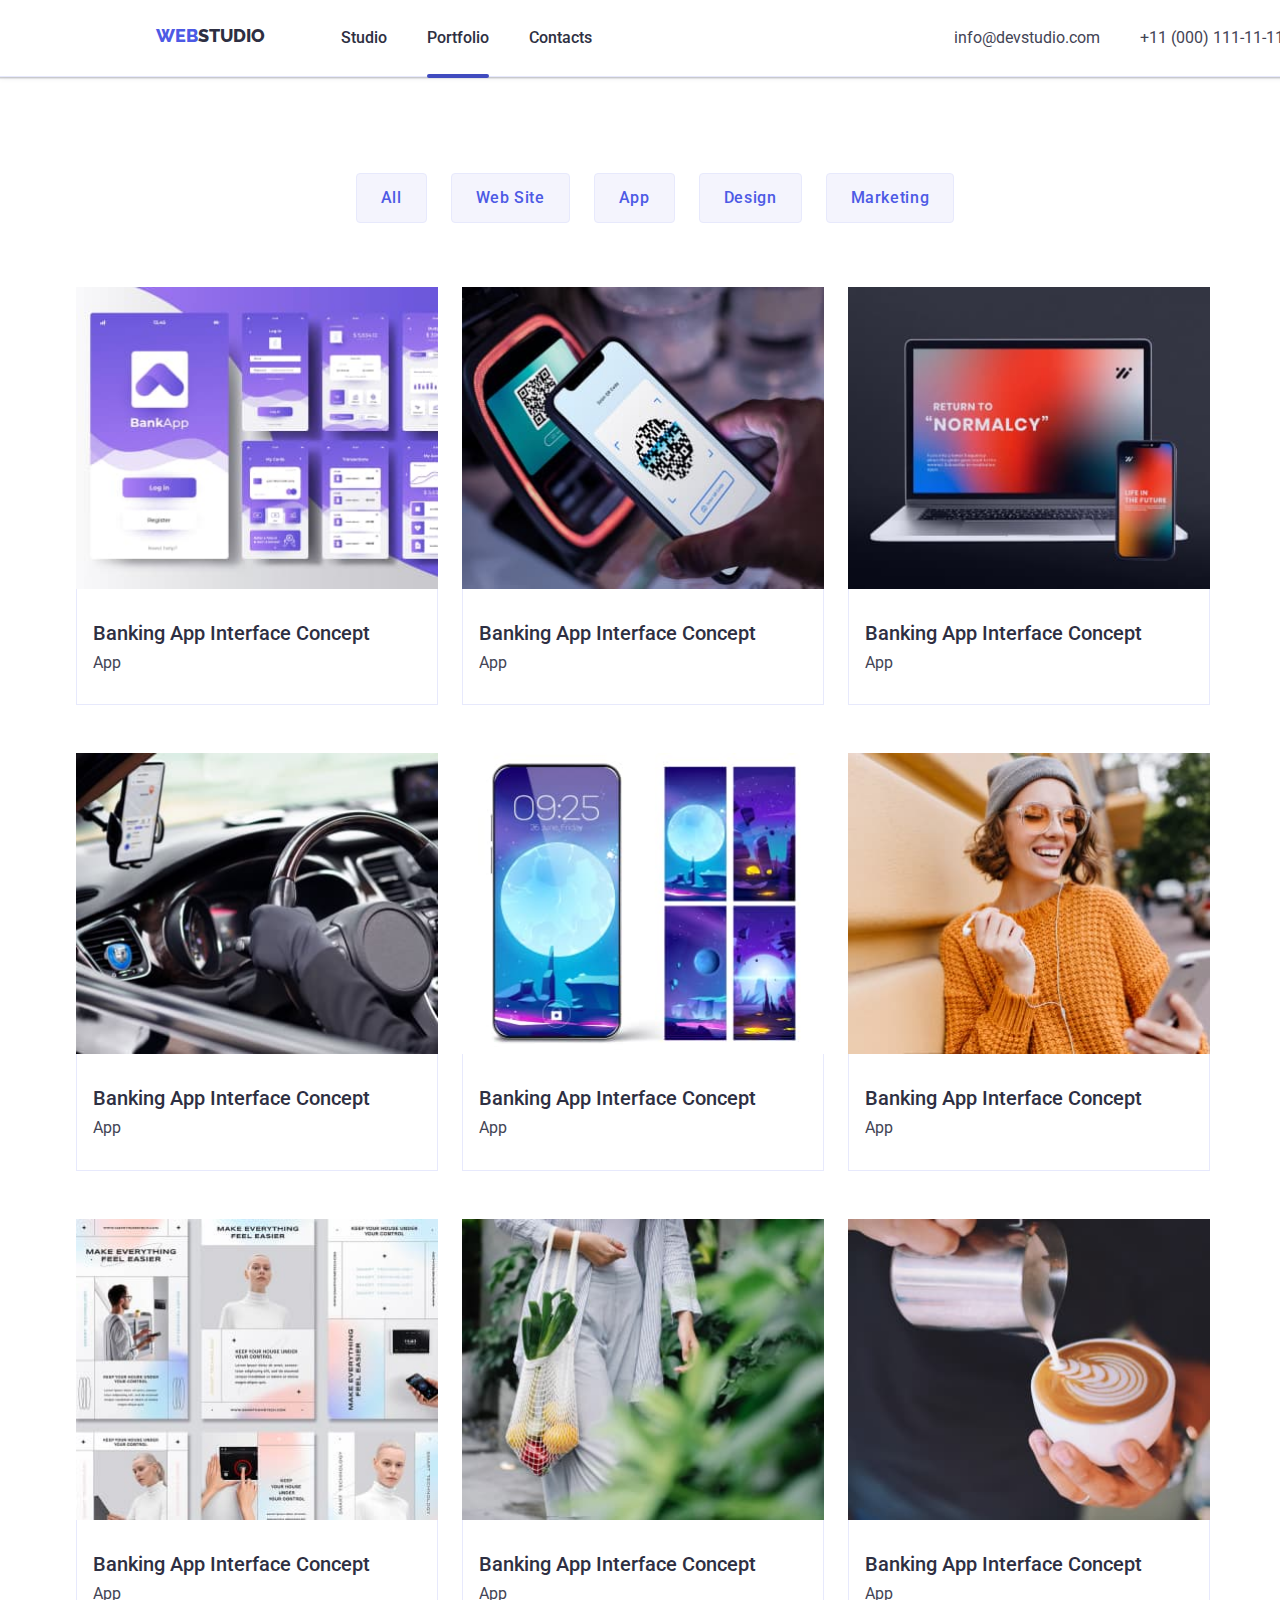
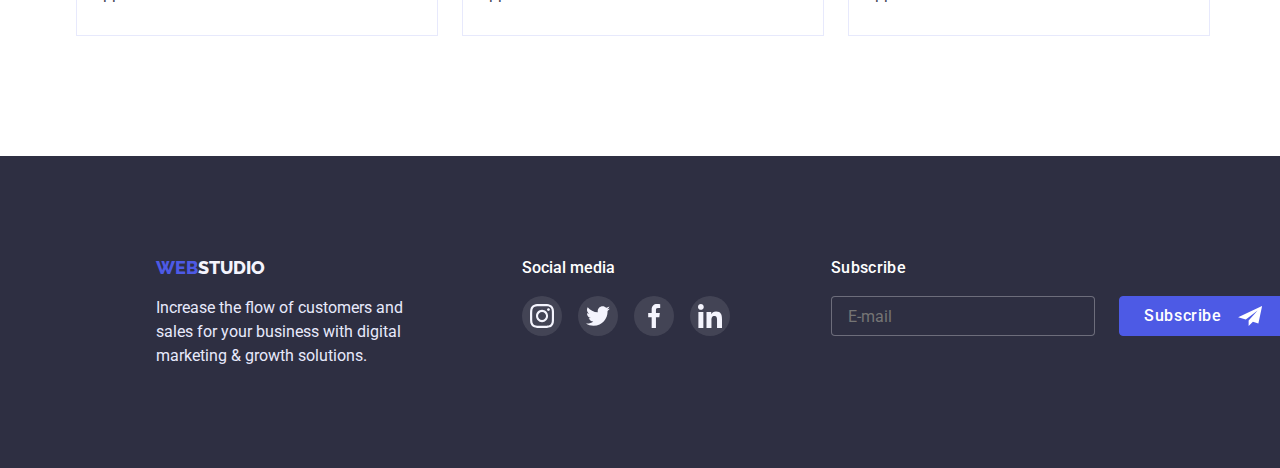
<file: portfolio.html>
<!DOCTYPE html>
<html lang="en">
<head>
    <meta charset="UTF-8">
    <meta http-equiv="X-UA-Compatible" content="IE=edge">
    <meta name="viewport" content="width=device-width, initial-scale=1.0">
    <link rel="preconnect" href="https://fonts.googleapis.com">
    <link rel="preconnect" href="https://fonts.gstatic.com" crossorigin>
    <link href="https://fonts.googleapis.com/css2?family=Raleway:wght@800&family=Roboto:wght@400;500;700;900&display=swap" rel="stylesheet">
    <link rel="stylesheet" href="https://cdnjs.cloudflare.com/ajax/libs/modern-normalize/1.1.0/modern-normalize.min.css"> 
    <link rel="stylesheet" href="./css/style.css">
    <title>Document</title>
</head>
<body>
    <!--Header-->
    <header class="header">
        <div class="container header-container">
    <nav class="nav">
         <a class="logo" href="./index.html"><span class="site-logo">WEB</span>STUDIO</a>
    <ul class="nav-list list">
        <li class="header-item"> <a class="nav-link" href="./index.html" >Studio</a> </li>
        <li class="header-item"> <a class="nav-link current"  href="./portfolio.html">Portfolio</a> </li>
        <li class="header-item"> <a class="nav-link" href="./index.html">Contacts</a> </li>
    </ul>
    </nav>
    <address class="address">
        <ul class="adress-list list"> 
        <li class="adress-item">
        <a class="mail-link" href="mailto:info@devstudio.com">info@devstudio.com</a>
        </li>
        <li class="adress-item">
            <a class="tel-link" href="tel:+110001111111">+11 (000) 111-11-11</a>
        </li>
        </ul>
    </address>
    <button class="menu-open-header" type="button" data-menu-open> <svg class="icon-menu-open" width="32" height="22"><use href="./images/icons.svg#icon-icon-mobile-menu"></use></svg></button>
    </div>
    <div class="mobile-menu is-hidden" data-menu>
        <button class="button-hero-close" type="button" data-menu-close>
            <svg  class="icon-cross" width="8" height="8"><use href="./images/icons.svg#icon-cross"></use></svg></button>
        <div class="container-mobile-header">
            <div>
        <nav class="nav-mobile">
       <ul class="nav-list-mobile list">
           <li class="header-item-mobile"> <a class="nav-link-mobile" href="./index.html" >Studio</a> </li>
           <li class="header-item-mobile"> <a class="nav-link-mobile"  href="./portfolio.html">Portfolio</a> </li>
           <li class="header-item-mobile"> <a class="nav-link-mobile" href="./index.html">Contacts</a> </li>
       </ul>
       </nav>
       </div>
       <div>
       <address class="address-mobile">
        <ul class="adress-list-mobile list"> 
           <li class="adress-item-mobile">
               <a class="tel-link-mobile" href="tel:+110001111111">+11 (000) 111-11-11</a>
           </li>
            <li class="adress-item-mobile">
            <a class="mail-link-mobile" href="mailto:info@devstudio.com">info@devstudio.com</a>
            </li>
           </ul>
       </address>
        <ul class="icon-social-list-mobile">
            <li class="icon-social-item-mobile"> <a class="icon-social-link-mobile" href="https://www.instagram.com/" target="_blank"><svg width="16" height="16"><use href="./images/icons.svg#icon-instagram"></use></svg> </a></li>
            <li class="icon-social-item-mobile"> <a class="icon-social-link-mobile" href="https://twitter.com/" target="_blank"><svg width="16" height="16"><use href="./images/icons.svg#icon-twitter"></use></svg> </a></li>
            <li class="icon-social-item-mobile"> <a class="icon-social-link-mobile" href="https://www.facebook.com/" target="_blank"><svg width="16" height="16"><use href="./images/icons.svg#icon-facebook"></use></svg> </a></li>
            <li class="icon-social-item-mobile"> <a class="icon-social-link-mobile" href="https://www.linkedin.com/" target="_blank"><svg width="16" height="16"><use href="./images/icons.svg#icon-linkedin"></use></svg> </a></li>
        </ul>
    </div>
    </div>
    </div>
    </header>
    <!--Main-->
    <main>
        <!--Section-->
        <section class="portfolio-main">
            <div class="portfolio-container">
            <h1 hidden>Buttons transation</h1>
            <ul class="button-list list">
                <li class="button-item"><button class="button-portfolio" type="button">All</button></li>
                <li class="button-item"><button class="button-portfolio" type="button">Web Site</button></li>
                <li class="button-item"><button class="button-portfolio" type="button">App</button></li>
                <li class="button-item"><button class="button-portfolio" type="button">Design</button></li>
                <li class="button-item"><button class="button-portfolio" type="button">Marketing</button></li>
            </ul>
            <ul class="images-list list">
                <li class="images-item">
                    <a class="overflov-focus" href="">
                    <div class="overflov">
                    <img  src="./images/photo-1p.jpg" alt="Banking app" width="360">
                    <div class="overflov-title">
                    <p class="text-overflov">14 Stylish and User-Friendly App Design Concepts · Task Manager App · Calorie Tracker App · Exotic Fruit Ecommerce App · Cloud Storage App</p>
                    </div>
                    </div> 
                    <div class="image-border">
                    <h2 class="images-title">Banking App Interface Concept</h2>
                    <p class="images-text">App</p> 
                    </div>
                    </a>
                </li>
                <li class="images-item">
                    <a class="overflov-focus" href="">
                    <div class="overflov">
                    <img  src="./images/photo-2p.jpg" alt="Banking app" width="360">
                    <div class="overflov-title">
                    <p class="text-overflov">14 Stylish and User-Friendly App Design Concepts · Task Manager App · Calorie Tracker App · Exotic Fruit Ecommerce App · Cloud Storage App</p>
                    </div>
                    </div> 
                    <div class="image-border">
                    <h2 class="images-title">Banking App Interface Concept</h2>
                    <p class="images-text">App</p> 
                    </div>
                    </a>
                </li>
                <li class="images-item">
                    <a class="overflov-focus" href="">
                    <div class="overflov">
                    <img  src="./images/photo-3p.jpg" alt="Banking app" width="360">
                    <div class="overflov-title">
                    <p class="text-overflov">14 Stylish and User-Friendly App Design Concepts · Task Manager App · Calorie Tracker App · Exotic Fruit Ecommerce App · Cloud Storage App</p>
                    </div>
                    </div> 
                    <div class="image-border">
                    <h2 class="images-title">Banking App Interface Concept</h2>
                    <p class="images-text">App</p> 
                    </div>
                    </a>
                </li>
                <li class="images-item">
                    <a class="overflov-focus" href="">
                    <div class="overflov">
                    <img  src="./images/photo-4p.jpg" alt="Banking app" width="360">
                    <div class="overflov-title">
                    <p class="text-overflov">14 Stylish and User-Friendly App Design Concepts · Task Manager App · Calorie Tracker App · Exotic Fruit Ecommerce App · Cloud Storage App</p>
                    </div>
                    </div> 
                    <div class="image-border">
                    <h2 class="images-title">Banking App Interface Concept</h2>
                    <p class="images-text">App</p> 
                    </div>
                    </a>
                </li>
                <li class="images-item">
                    <a class="overflov-focus" href="">
                    <div class="overflov">
                    <img  src="./images/photo-5p.jpg" alt="Banking app" width="360">
                    <div class="overflov-title">
                    <p class="text-overflov">14 Stylish and User-Friendly App Design Concepts · Task Manager App · Calorie Tracker App · Exotic Fruit Ecommerce App · Cloud Storage App</p>
                    </div>
                    </div> 
                    <div class="image-border">
                    <h2 class="images-title">Banking App Interface Concept</h2>
                    <p class="images-text">App</p> 
                    </div>
                    </a>
                </li>
                <li class="images-item">
                    <a class="overflov-focus" href="">
                    <div class="overflov">
                    <img  src="./images/photo-6p.jpg" alt="Banking app" width="360">
                    <div class="overflov-title">
                    <p class="text-overflov">14 Stylish and User-Friendly App Design Concepts · Task Manager App · Calorie Tracker App · Exotic Fruit Ecommerce App · Cloud Storage App</p>
                    </div>
                    </div> 
                    <div class="image-border">
                    <h2 class="images-title">Banking App Interface Concept</h2>
                    <p class="images-text">App</p> 
                    </div>
                    </a>
                </li>
                <li class="images-item">
                    <a class="overflov-focus" href="">
                    <div class="overflov">
                    <img  src="./images/photo-7p.jpg" alt="Banking app" width="360">
                    <div class="overflov-title">
                    <p class="text-overflov">14 Stylish and User-Friendly App Design Concepts · Task Manager App · Calorie Tracker App · Exotic Fruit Ecommerce App · Cloud Storage App</p>
                    </div>
                    </div> 
                    <div class="image-border">
                    <h2 class="images-title">Banking App Interface Concept</h2>
                    <p class="images-text">App</p> 
                    </div>
                    </a>
                </li>
                <li class="images-item">
                    <a class="overflov-focus" href="">
                    <div class="overflov">
                    <img  src="./images/photo-8p.jpg" alt="Banking app" width="360">
                    <div class="overflov-title">
                    <p class="text-overflov">14 Stylish and User-Friendly App Design Concepts · Task Manager App · Calorie Tracker App · Exotic Fruit Ecommerce App · Cloud Storage App</p>
                    </div>
                    </div> 
                    <div class="image-border">
                    <h2 class="images-title">Banking App Interface Concept</h2>
                    <p class="images-text">App</p> 
                    </div>
                    </a>
                </li>
                <li class="images-item">
                    <a class="overflov-focus" href="">
                    <div class="overflov">
                    <img  src="./images/photo-9p.jpg" alt="Banking app" width="360">
                    <div class="overflov-title">
                    <p class="text-overflov">14 Stylish and User-Friendly App Design Concepts · Task Manager App · Calorie Tracker App · Exotic Fruit Ecommerce App · Cloud Storage App</p>
                    </div>
                    </div> 
                    <div class="image-border">
                    <h2 class="images-title">Banking App Interface Concept</h2>
                    <p class="images-text">App</p> 
                    </div>
                    </a>
                </li>
            </ul>
        </div>
        </section>
    </main>
    <!--Footer-->
    <footer class="footer">
        <div class="container container-footer">
        <div class="footer-container">
        <a class="logo-footer" href="./index.html"><span class="site-logo">WEB</span>STUDIO</a>
    <p class="footer-text">
     Increase the flow of customers and sales for your business with digital marketing & growth solutions.
    </p>
    </div>
    <div class="footer-container-social">
        <h3 class="footer-social-title">Social media</h3>
        <ul class="footer-social-list">
            <li class="footer-social-item"> <a class="footer-social-link" href="https://www.instagram.com/" target="_blank"><svg width="24" height="24"><use href="./images/icons.svg#icon-instagram"></use></svg> </a></li>
            <li class="footer-social-item"> <a class="footer-social-link" href="https://twitter.com/" target="_blank"><svg width="24" height="24"><use href="./images/icons.svg#icon-twitter"></use></svg> </a></li>
            <li class="footer-social-item"> <a class="footer-social-link" href="https://www.facebook.com/" target="_blank"><svg width="24" height="24"><use href="./images/icons.svg#icon-facebook"></use></svg> </a></li>
            <li class="footer-social-item"> <a class="footer-social-link" href="https://www.linkedin.com/" target="_blank"><svg width="24" height="24"><use href="./images/icons.svg#icon-linkedin"></use></svg> </a></li>
        </ul>
    </div>
    <form class="subscribe">
    <div class="subscribe-form"> 
    <label class="title-subscribe">Subscribe</label>
    <input class="footer-subscribe" type="email" name="email" placeholder="E-mail">
    </div>
    <button class="button-subscribe-footer" type="submit">Subscribe <span class="block-icon-subscribe"><svg class="icon-subscribe" width="24" height="20"><use href="./images/icons.svg#icon-icon-send"></use></svg></span></button>
    </form>
    </div>
    </footer>
    <script src="./js/menu.js"></script>
</body>
</html>
</file>
<file: css/style.css>
*,
*::before,
*::after {
    box-sizing: border-box;
}
:root {
  --primary-font: 'Raleway', sans-serif;
  --text-hover-focus-color: #404BBF;
  --primary-text-color: #2E2F42;
  --secondari-text-color: #434455;
}

.list {
    list-style: none;
    margin: 0;
    padding: 0;
}

h1, h2, h3, h4, h5, h6, p {
    margin: 0;
}

ul {
    margin: 0;
}

/*-------COMPONENTS-------*/

.container {
    padding: 0 15px;
    margin-left: auto; 
    margin-right: auto;
    width: 1158px;
}

@media screen and (min-width: 320px) {
    .container {
        width: 320px;
    }
}

@media  screen and (min-width: 428px) {
    .container {
        width: 428px;
    }
}

    @media screen and (min-width: 768px) {
        .container {
            width: 768px;
        }
    } 

         @media screen and (min-width: 1200px) {
            .container {
                width: 1158px;
            }

        }

.button-container, .header-container,  .photos-list, .icon-item, .team-list-icons, .team-icon  {
    display: flex;
}

.hero-text, .button-hero {
    display: block;
}

.section, .photos {
    padding-top: 120px;
}

.header, .image-border {
    border: 1px solid #E7E9FC;
    border-top-style: none;
}


img {
    display: block;
    width: 100%;
    max-width: 100%;
    height: auto;
}

body {
    background-color: #FFFFFF;
    font-family: 'Roboto', sans-serif;
    color:var(--secondari-text-color)
}

/*--------HEADER---------*/

.header {
    margin: 0 auto;
    min-width: 320px;
    border-top-style: none;
    border-left-style: none;
    border-right-style: none;
    box-shadow: 0px 2px 1px rgba(46, 47, 66, 0.08), 0px 1px 1px rgba(46, 47, 66, 0.16), 0px 1px 6px rgba(46, 47, 66, 0.08);
}


.logo {
    font-family: var(--primary-font);
    color: var(--primary-text-color);
    font-weight: 800;
    font-size: 18px;
    line-height: 1.33;
    text-decoration:none;
}
.site-logo {
    color: #4D5AE5;
}

.tel-link-mobile:hover,
.tel-link-mobile:focus,
.mail-link-mobile:hover,
.mail-link-mobile:focus,
.nav-link-mobile:hover,
.nav-link-mobile:focus,
.nav-link:hover,
.nav-link:focus,
.mail-link:hover,
.mail-link:focus,
.tel-link:hover,
.tel-link:focus {
 color: var(--text-hover-focus-color);
}

.header-container {
    align-items: center;
}

.tel-link-mobile {
    font-style: normal;
    font-weight: 600;
    font-size: 29px;
    line-height: 1.11;
    color: #2E2F42;
    text-decoration: none;
    margin-bottom: 40px;
}

.icon-social-list-mobile .icon-social-item-mobile:not(:last-child) {
    margin-right: 30px;
}

@media screen and (min-width: 428px) {
    .header {
        min-width: 428px;
    }
  
    .tel-link-mobile {
        font-size: 36px;
    }

    .icon-social-list-mobile .icon-social-item-mobile:not(:last-child) {
        margin-right: 56px;
    }
}


@media screen and (max-width: 767px) {

    .mobile-menu {
        position: fixed;
        top: 0%;
        width: 100%;
        height: 100%;
        background-color: #FFFFFF;

        transition-duration: 250ms;
        transition-timing-function: cubic-bezier(0.4, 0, 0.2, 1);
    }
    
    .container-mobile-header {
        padding-top: 80px;
        padding-bottom: 40px;
        padding-left: 40px;
    }
    
    .mobile-menu > .container-mobile-header {
        height: 100%;
        display: flex;
        flex-direction: column;
        justify-content: space-between;
    
    }

    
    .header-item-mobile:not(:last-child) {
     margin-bottom: 40px;
    }
    
    .address-mobile {
        margin-bottom: 48px;
    }

    .nav-link-mobile {
        font-weight: 700;
        font-size: 36px;
        line-height: 1.11;
        letter-spacing: 0.02em;
        color: #2E2F42;
        text-decoration: none;
    
        transition-property: color;
        transition-duration: 250ms;
        transition-timing-function: cubic-bezier(0.4, 0, 0.2, 1);

    } 
    
    
    .mail-link-mobile {
        font-style: normal;
        font-weight: 500;
        font-size: 20px;
        line-height: 1.11;
        color: #2E2F42;
        text-decoration: none;
    }
    
    .social-icon-header {
        margin-top: 48px;
        margin-left: 40px;
    }
    
    .icon-social-link-mobile {
        padding: 12px;
        width: 40px;
        height: 40px;
        border-radius: 50%;
    }
    
    .icon-social-list-mobile {
        display: flex;
        padding: 0;
    }
    
    .icons-social {
        height: 16px;
        width: 16px;
    }
    
    .icon-social-item-mobile {
        display: flex;
        width: 40px;
        height: 40px;
        border-radius: 50%;
        background-color: #4D5AE5;
    
        transition-property: background-color;
        transition-duration: 250ms;
        transition-timing-function: cubic-bezier(0.4, 0, 0.2, 1);
    }
    
    
}


@media screen and (max-width: 767px) {

    .header-container {
        height: 70px;
    }

    .menu-open-header {
        margin-left: auto;
        display: flex;
        align-items: center;
        background-color: #FFFFFF;
        padding: 0;
        width: 32px;
        height: 24px;
        border: 2px solid #FFFFFF;
        stroke: #2E2F42;
        }

        .address, .nav-list {
            display: none;
        }

        .mail-link {
            margin-bottom: 4px;
        }
        .mail-link, .tel-link {
            flex-direction: column;
       }
}

@media screen and (min-width: 768px) {

    .header {
        min-width: 768px;
       }

       .mobile-menu {
        display: none;
    }

.menu-open-header {
    display: none;
}
 
.nav {
    display: flex;
    align-items: center;
}

.nav-list {
    display: flex;
    margin-left: 76px;
}

.nav-list .header-item:not(:last-child) {
    margin-right: 40px;
}

.nav-link {
font-weight: 500;
font-size: 16px;
line-height: 1.5;
color: #2E2F42;
text-decoration: none;

transition-property: color;
transition-duration: 250ms;
transition-timing-function: cubic-bezier(0.4, 0, 0.2, 1);

}

.logo, .nav-link, .mail-link {
    padding-top: 24px;
    padding-bottom: 22px;
}

.address {
    display: flex;
    margin-left: auto;
}

.adress-list {
    display: flex;
}

.current {
    position: relative;
}

 .current::after {
    content: "";
    display: block;
    position: absolute;
    border-radius: 2px;
    background-color: #404BBF;
    width: 100%;
    height: 4px;
    margin-top: 20px;
    
 }

.adress-list .adress-item:first-child {
 margin-right: 40px;
}

.mail-link,
.tel-link {
font-style: normal;
font-weight: 400;
font-size: 12px;
line-height: 1.5;
text-decoration: none;
color: var(--secondari-text-color); 

transition-property: color;
transition-duration: 250ms;
transition-timing-function: cubic-bezier(0.4, 0, 0.2, 1);
}
}

@media screen and (max-width: 1199px) {
    
    .adress-list {
        flex-direction: column;
        justify-content: center;
    }
}

@media screen and (min-width: 1200px) {
    
    .header {
        min-width: 1440px;
       }

    .adress-list {
        display: flex;
    }

    .logo, .nav-link, .mail-link, .tel-link {
        padding-top: 24px;
        padding-bottom: 28px;
    }

    .current::after {
        margin-top: 24px;
     }

     .mail-link, .tel-link {
        font-size: 16px;
     }
}


/*-----Hero-----*/


.hero-text {
   font-weight: 700;
   font-size: 56px;
   line-height:1.11;
   color: #FFFFFF;
   max-width: 494px;
   margin-left: auto;
   margin-right: auto;
   }


   .hero {
    min-width: 320px;
    background-image: linear-gradient( rgba(46, 47, 66, 0.7), rgba(46, 47, 66, 0.7)), url(../images/bg-image-mobile.jpg);
    background-size: cover;
    background-repeat: no-repeat;
    margin: 0 auto;
    padding-top: 112px;
    padding-bottom: 112px; 
   }

   .capitallize-hero {
            
    text-transform: capitalize;
    font-size: 36px;
    line-height:1.11;
    color: #FFFFFF;
    margin-left: auto;
    margin-right: auto;
 }

 .container-hero {
    width: 265px;
 }

   @media (min-device-pixel-ratio: 2),
  (min-resolution: 192dpi),
  (min-resolution: 2dppx) {
  .hero {
    background-image: linear-gradient( rgba(46, 47, 66, 0.7), rgba(46, 47, 66, 0.7)), url(../images/bg-mobile.jpg);
  }
}

        .hero-text {    
            margin-bottom: 50px;
            font-weight: 700;
            font-size: 36px;
            line-height:1.11;
            color: #FFFFFF;
            margin: 0 auto;
            margin-bottom: 72px;
            max-width: 320px;
            }

         .hero-text {
            font-size: 36px;
            line-height:1.11;
            color: #FFFFFF;
            }
        

            @media screen and (min-width: 428px) {
                .container-hero {
                    width: 428px;
                 }
            }


            @media screen and (min-width: 768px) {
                .hero {
                    width: 768px;
                    background-image: linear-gradient( rgba(46, 47, 66, 0.7), rgba(46, 47, 66, 0.7)), url(../images/bg-image-tablet.jpg);
                    background-size: cover;
                    background-repeat: no-repeat;
                    padding-bottom: 108px;
                     }

                     @media (min-device-pixel-ratio: 2), 
                     (min-resolution: 192dpi),
                     (min-resolution: 2dppx) {
                     .hero {
                        background-image: linear-gradient( rgba(46, 47, 66, 0.7), rgba(46, 47, 66, 0.7)), url(../images/bg-tablet.jpg);
                     }
                    }

                    .container-hero {
                        width: 768px;
                     }

                    .hero-text {  
                        margin-bottom: 40px;
                        font-size: 56px;
                        max-width: 496px;
                    }

                    .capitallize-hero {
                        font-size: 56px;
                        text-transform: lowercase;
                     }

            }

          @media screen and (min-width: 1200px) {
               .hero {
                width: 1440px;
                background-image: linear-gradient( rgba(46, 47, 66, 0.7), rgba(46, 47, 66, 0.7)), url(../images/bg-image-desktop.jpg);
                background-size: cover;
                background-repeat: no-repeat;
                padding-top: 190px;
                padding-bottom: 190px;
               }

               .container-hero {
                width: 1158px;
             }

               @media (min-device-pixel-ratio: 2), 
                     (min-resolution: 192dpi),
                     (min-resolution: 2dppx) {
                     .hero {
                        background-image: linear-gradient( rgba(46, 47, 66, 0.7), rgba(46, 47, 66, 0.7)), url(../images/bg-desktop.jpg);
                     }
                    }

                    .hero-text {  
                        margin-bottom: 48px;
                    }
          }


.button-hero {

background-color: #4D5AE5;
font-weight: 500;
font-size: 16px;
line-height: 1.5;
cursor: pointer;
color: #FFFFFF;
letter-spacing: 0.04em;

border-radius: 4px;
margin: 0 auto;
padding: 16px 32px;
border: 1px solid #4D5AE5;

transition-property: background-color, border;
transition-duration: 250ms;
transition-timing-function: cubic-bezier(0.4, 0, 0.2, 1);
}

.button-hero:hover,
.button-hero:focus {
    border: 1px solid var(--text-hover-focus-color);
    background-color: var(--text-hover-focus-color);
}

/*-----Main-----*/

    .section {
        margin: 0 auto;
        width: 320px;
        padding-top: 96px;
     }

     .main-container-item {
        margin: 0 auto;
    }

    .main-title {
    font-weight: 700;
    font-size: 36px;
    line-height: 1.11;
    }

    .main-text {
    font-weight: 500;
    letter-spacing: 0.02em;
    font-size: 16px;
    line-height: 1.5;
    color: var(--secondari-text-color);
    }

    .main-list {
        margin-top: -72px;
    }

     .main-item {
            margin-top: 72px;
        }

        @media screen and (min-width: 427px) {
            .section {
                width: 428px;
             }

             .main-list {
                width: 396px;
             }
        }

    @media  screen and (min-width: 768px) {
        .section {
            width: 768px;
        }

        .main-list {
            width: 736px;
            display: flex;
            flex-wrap: wrap;
            margin-left: -24px;
        }
        .main-item {
            flex-basis: calc((100% / 2) - 24px);
            margin-left: 24px;
        }
    }

    @media screen and (max-width: 1199px) {
        .section {
            padding-bottom: 96px;
        }
     }

    @media screen and (min-width: 1200px) {
        .section {
            width: 1440px;
            padding-top: 120px;
            margin: 0 auto;
        }

        .main-list {
            width: 1158px;
        }

        .main-item {
            flex-basis: calc((100% / 4) - 24px);
        }
        .main-title {
            margin-bottom: 10px;
            font-weight: 500;
            font-size: 20px;
            line-height: 1.2;
            color: var(--primary-text-color)
            }
        .main-text {
            font-weight: 400;
            font-size: 16px;
            line-height: 1.5;
            color: var(--secondari-text-color);
            }
        }      

    @media screen and (max-width: 767px) {
        .title-main-div {
            display: flex;
            justify-content: center;
            margin-bottom: 8px;
        } 
    }
@media screen and (max-width: 1200px) {
    .icon-main {
        position: absolute;
        opacity: 0;
    }
}
            
        .icon-main {
            display: flex;
            justify-content: center;
            align-items: center;
            width: 264px;
            height: 112px;
            border: 1px solid #F4F4FD;
            background-color: #F4F4FD;
            border-radius: 4px;
            margin-bottom: 8px;
            }

        
            .icon-main-item {
                height: 64px;
                width: 64px;
            }




/*------------Main-photos-list---------------*/

@media screen and (max-width: 1200px) {
    .photos {
        opacity: 0;
        position: absolute;
    }
}

.photos-container {
 padding-bottom: 120px;
}

.photos {
    padding-bottom: 120px;
}
.photos-list .photos-item:not(:last-child) {
 margin-right: 24px;
}

.photos-title {
  margin-bottom: 72px;

  font-weight: 700;
  font-size: 36px;
  line-height: 1.11;
  text-align: center;
  color: var(--primary-text-color)
}

/*-----Main-team-----*/

.icon-social-list {
    display: flex;
    padding: 0;
}

.icon-social-link {
    padding: 12px;
    width: 40px;
    height: 40px;
    border-radius: 50%;
}

.icon-social-item {
    display: flex;
    width: 40px;
    height: 40px;
    border-radius: 50%;
    background-color: #4D5AE5;

    transition-property: background-color;
    transition-duration: 250ms;
    transition-timing-function: cubic-bezier(0.4, 0, 0.2, 1);
}
.icon-social-team-mobile:hover,
.icon-social-team-mobile:focus,
.icon-social-item:hover,
.icon-social-link:focus {
    background-color: #404BBF;
}

.icon-social-list .icon-social-item:not(:last-child) {
    margin-right: 24px;
   }

.icons-social {
    height: 16px;
    width: 16px;
}

.main-team {
    min-width: 320px;
    margin: 0 auto;
    background-color: #F4F4FD;
    padding-top: 96px;
    padding-bottom: 128px;
}

.team-container-item {
    width: 264px;
    margin: 0 auto;
}

    .team-item {
        background-color: #FFFFFF;
        box-shadow: 0px 1px 6px rgba(46, 47, 66, 0.08), 0px 1px 1px rgba(46, 47, 66, 0.16), 0px 2px 1px rgba(46, 47, 66, 0.08);
        border-radius: 0px 0px 4px 4px;
        width: 100%;
    }

@media screen and (min-width: 767px) {
    
    .main-team {
        min-width: 768px;
    }
    .team-container-item {
        width: 553px;
    }
    .main-team {
        padding-bottom: 104px;
    }
    .team-list {
        display: flex;
        flex-wrap: wrap;
        margin-left: -24px;
        margin-top: -64px;
    }
    .team-item {
        flex-basis: calc(( 100% / 2 ) - 24px);
        margin-top: 64px;
        margin-left: 24px;
    }
}


@media screen and (min-width: 1200px) {
    .main-team {
        min-width: 1440px;
        padding-top: 120px;
        padding-bottom: 120px;
    }
    .team-container-item {
        width: 1128px;
    }
    .team-item {
        flex-basis: calc((100% / 4 ) - 24px);
      } 
}

@media screen and (max-width: 767px) {
    .team-item:not(:last-child) {
       margin-bottom: 72px;
    }
}


.team {
    margin-bottom: 72px;
    font-weight: 700;
    font-size: 36px;
    line-height: 1.11;
    text-align: center;
    color: var(--primary-text-color)
    }

.team-title {
margin-bottom: 10px;
font-weight: 500;
font-size: 20px;
line-height: 1.2;
color: var(--primary-text-color)
}
.team-text {
font-weight: 400;
font-size: 16px;
line-height: 1.5;
padding-bottom: 8px;
color: var(--secondari-text-color);
}

.team-content {
    display: flex;
    flex-direction: column;
    align-items: center;
    padding: 32px 16px;
}

/*--------Customers--------*/

.customers {
    width: 320px;
    margin: 0 auto;
    padding-top: 96px;
    padding-bottom: 96px;
}

.customers-title {
    font-weight: 700;
    font-size: 36px;
    line-height: 1.11;
    color: var(--primary-text-color);
    display: flex;
    justify-content: center;
    margin-bottom: 72px;
}

.customers-container-item {
    width: 290px;
    margin: 0 auto;
}

.customers-list {
    display: flex;
    flex-wrap: wrap; 
    margin-top: -72px;
    margin-left: -16px;
}

.customer-item {
    width: 130px;
    display: flex;
    align-items: center;
    justify-content: center;
    padding: 16px 32px;
    height: 88px;
    fill: #8e8f99;
    border: 1px solid #8E8F99;
    border-radius: 4px;
    cursor: pointer;
    transition-property: fill, border;
    transition-duration: 250ms;
    transition-timing-function: cubic-bezier(0.4, 0, 0.2, 1);
    flex-basis: calc((100% / 2 ) - 16px);
    margin-top: 72px;
    margin-left: 16px;
}

@media screen and (min-width: 428px) {
    
    .customers {
        width: 428px;
    }

    .customers-container-item {
        width: 396px;
    }
    
    .customer-item {
        width: 168px;
    }
}

@media screen and (min-width: 768px) {
    .customers {
        width: 768px;
    }
    .customers-container-item {
        width: 553px;
    }
    .customers-list {
        margin-left: -24px;
    }
    .customer-item {
        width: 168px;
        flex-basis: calc((100% / 3 ) - 24px);
        margin-left: 24px;
    }
}

@media screen and (min-width: 1200px) {
    .customers {
        width: 1440px;
        padding-top: 120px;
        padding-bottom: 120px;
    }
    .customers-container-item {
        width: 1128px;
    }
    .customer-item {
        flex-basis: calc((100% / 6 ) - 24px);
    }
}

.customer-item:hover {
    fill: #404BBF;
    border: 1px solid #404BBF;
}

/*-----Footer-----*/


.footer {
    margin: 0 auto;
    min-width: 320px;
    padding-top: 96px;
    padding-bottom: 96px;
    background-color: var(--primary-text-color)
}

.logo-footer {
display: flex;
font-weight: 800;
font-size: 18px;
line-height: 1.33;
color: #F4F4FD;
text-decoration: none;
font-family: var(--primary-font);
}

.footer-text {
margin-left: auto;
margin-right: auto;
margin-top: 16px;
font-weight: 400;
font-size: 16px;
line-height: 1.5;
color: #E7E9FC;
max-width: 268px;
}

/*---------------FOOTER SOCIAL----------------*/

.footer-social-list {
    display: flex;
    padding: 0;
}

.footer-social-item {
    display: flex;
    width: 40px;
    height: 40px;
    border-radius: 50%;
   background-color: rgba(255, 255, 255, 0.1);

   transition-property: background-color;
   transition-duration: 250ms;
   transition-timing-function: cubic-bezier(0.4, 0, 0.2, 1);
}

.footer-social-link {
    width: 40px;
    height: 40px;
    border-radius: 50%;
    padding: 8px;
}

.footer-social-item:hover,
.footer-social-link:focus {
    background-color: #31D0AA;
}



.footer-social-item:not(:last-child) {
    margin-right: 16px;
}

.footer-social-title {
display: flex;
font-weight: 500;
font-size: 16px;
line-height: 1.5;
color: #FFFFFF;
margin-bottom: 16px;
}

/*----------FOOTER-SUBSCRIBE----------*/


.title-subscribe {
    display: block;
    font-weight: 500;
    font-size: 16px;
    line-height: 1.5;
    letter-spacing: 0.02em;
    color: #FFFFFF;
    display: flex;
}

.footer-subscribe {
    background-color: var(--primary-text-color);
    border: 1px solid rgba(255, 255, 255, 0.3);
    border-radius: 4px;
    color: rgba(255, 255, 255, 0.3);
    height: 40px;
    margin-top: 16px;
    padding: 8px 16px;
    transition-property: color, border-color;
    transition-duration: 250ms;
    transition-timing-function: cubic-bezier(0.4, 0, 0.2, 1);
}

.footer-subscribe:focus {
    color: #FFFFFF;
    border-color: #FFFFFF;
}

.button-subscribe-footer {
    display: flex; 
    align-items: center;
    width: 165px;
    height: 40px;
    font-weight: 500;
    font-size: 16px;
    line-height: 1.5;
    letter-spacing: 0.04em;
    color: #FFFFFF;
    border: 1px solid #4D5AE5;
    background-color: #4D5AE5;
    border-radius: 4px;
    margin-top: 40px;
    padding: 8px 24px;
    cursor: pointer;
    transition-property: background-color;
    transition-duration: 250ms;
    transition-timing-function: cubic-bezier(0.4, 0, 0.2, 1);
}

.button-subscribe-footer:hover,
.button-subscribe-footer:focus {
    background: #404BBF;
}

.block-icon-subscribe {

    display: flex;
    margin-left: 16px;
    fill: #FFFFFF;
}

@media screen and (min-width: 428px) {
    .footer {
        min-width: 428px;
    }
}

@media screen and (max-width: 767px) {
    .title-subscribe, .title-subscribe, .footer-social-list, .footer-social-title, .logo-footer { 
        justify-content: center;
    }
}

@media screen and (max-width: 768px) {
    .footer-subscribe {
        width: 100%;
    }
    .footer-container {
        margin-bottom: 72px;
    }
    .footer-container-social {
        margin-bottom: 72px;
    }
    .button-subscribe-footer {
        margin-left: auto;
        margin-right: auto;
    }
}

@media screen and (min-width: 768px) {
    .footer {
        min-width: 768px;
        display: flex;
    }
    .container-footer {
        display: flex;
        flex-wrap: wrap;
        gap: 24px;
        width: 580px;
    }
    .footer-text {
        max-width: 264px;
    }
    .subscribe {
        display: flex;
        justify-content: center;
    }
    .footer-subscribe {
    width: 264px;
    }
    .button-subscribe-footer {
        margin-left: 24px;
    }
}

@media screen and (min-width: 1200px) {
    .footer {
        margin: 0 auto;
        padding-top: 100px;
        padding-bottom: 100px;
        min-width: 1440px;
    }
    .container-footer {
        justify-content: space-between;
        width: 1158px;
    }
}



/*-------------------PORTFOLIO-------------------*/

.portfolio-main {
    padding-top: 48px;
    padding-bottom: 48px;
}

.portfolio-container {
    padding: 0 15px;
    width: 428px;
}

 .button-list {
    display: flex;
    flex-wrap: wrap;
    margin-bottom: 48px;
 }

.button-item:nth-child(-n + 3) {
    margin-bottom: 16px;
}

.button-list .button-item:not(:last-child) {
    margin-right: 24px;
}

.button-portfolio {
    font-weight: 500;
    font-size: 16px;
    line-height: 1.5;
    font-family: inherit;
    background-color:  #F4F4FD;
    color: #4D5AE5;
    cursor: pointer;
    letter-spacing: 0.04em;
    padding: 12px 24px;
    border: 1px solid #E7E9FC;
    border-radius: 4px;

    transition-property: background-color, color, box-shadow, border;
    transition-duration: 250ms;
    transition-timing-function: cubic-bezier(0.4, 0, 0.2, 1);

}
.button-portfolio:hover,
.button-portfolio:focus {
    color: #FFFFFF;
    background-color: var(--text-hover-focus-color);
    box-shadow: 0px 3px 1px rgba(0, 0, 0, 0.1), 0px 2px 1px rgba(0, 0, 0, 0.08), 0px 2px 2px rgba(0, 0, 0, 0.12);
    border: 1px solid var(--text-hover-focus-color)
}

/*-------Images portfolio--------*/

.text-overflov {
    font-weight: 400;
    font-size: 16px;
    line-height: 1.5;
    color: #F4F4FD;
    width: 294px;
    margin-left: 32px;
    margin-top: 40px;
}

.images-item {
    cursor: pointer;

   transition-property: box-shadow;
   transition-duration: 250ms;
   transition-timing-function: cubic-bezier(0.4, 0, 0.2, 1);
}

.images-item:hover,
.images-item:focus {
    box-shadow: 0px 1px 6px rgba(46, 47, 66, 0.08), 0px 1px 1px rgba(46, 47, 66, 0.16), 0px 2px 1px rgba(46, 47, 66, 0.08);
}

.image-border {
    padding: 32px 16px;
}

.images-title {
margin-bottom: 8px;
font-weight: 500;
font-size: 20px;
line-height: 1.2;
color: var(--primary-text-color);
}

.images-text {
font-weight: 400;
font-size: 16px;
line-height: 1.2;
color: var(--secondari-text-color);
} 

.overflov-focus {
    text-decoration: none;
}

.images-list {
    width: 396px;
    margin: 0 auto;
}

@media screen and (max-width: 767px) {
    
    .images-item:not(:last-child) {
        margin-bottom: 48px;
    }
}

@media screen and (min-width: 768px) {
    
    .portfolio-container {
        width: 736px;
    }

    .button-list {
        justify-content: center;
    }
    
    .images-list {
        width: 736px;
        display: flex;
        padding: 0;
        margin: 0;
        flex-wrap: wrap;
        margin-left: -24px;
        margin-top: -72px;
    }
    
    
     .images-list > .images-item {

        flex-basis: calc((100% / 2) - 24px );
        margin-left: 24px;
        margin-top: 72px;
    }  
}

@media screen and (max-width: 1199px){
    .text-overflov {
       display: none;
    }
}

@media screen and (min-width: 1200px) {
    
    .portfolio-container {
        width: 1158px;
        margin-left: auto;
        margin-right: auto;
        padding-left: 15px;
        padding-right: 15px;
    }

    .portfolio-main {
        padding-top: 96px;
        padding-bottom: 120px;
    }

    .button-list {
        width: 1158px;
    }

    .images-list {
        width: 1158px;
    }
    
    .images-item:hover .overflov .overflov-title,
    .overflov-focus:focus .overflov .overflov-title, .images-item {
     transform: translateY(0%);
    }
    
    .overflov-focus {
       transition-property: transform;
       transition-duration: 250ms;
       transition-timing-function: cubic-bezier(0.4, 0, 0.2, 1);
    }
    
    .overflov {
      position: relative;
       overflow: hidden;
    
       transition-property: transform;
       transition-duration: 250ms;
       transition-timing-function: cubic-bezier(0.4, 0, 0.2, 1);
    }
    
    .overflov-title {
      position: absolute;
      top: 0;
      left: 0;
      background-color: #404BBF;
      width: 100%;
      height: 100%;
      transform: translateY(100%);
      
       transition-property: transform;
       transition-duration: 250ms;
       transition-timing-function: cubic-bezier(0.4, 0, 0.2, 1);
    }
    
        
    .images-list {
        padding: 0;
        margin: 0;
        flex-wrap: wrap;
        margin-left: -24px;
        margin-top: -48px;
    }
    
    
     .images-list > .images-item {
        flex-basis: calc((100% / 3) - 24px );
        margin-left: 24px;
        margin-top: 48px;
    }  
}

/*--------FORM--------*/


.backdrop {
    position: fixed;
    top: 0%;
    left: 0%;
    width: 100%;
    height: 100%;
    background-color: rgba(46, 47, 66, 0.4);
    transition-duration: 250ms;
    transition-timing-function: cubic-bezier(0.4, 0, 0.2, 1);
    }
    .modal-btn {
        position: absolute;
        top: 50%;
        left: 50%;
        transform: translate(-50%, -50%);
        width: 290px;
        height: 630px;
        background-color: #FCFCFC;
        transition-property: background-color;
        transition-duration: 250ms;
        transition-timing-function: cubic-bezier(0.4, 0, 0.2, 1);
    }
    
    .is-hidden {
        opacity: 0;
        pointer-events: none;
    }
    
    .button-hero-close {
        position: absolute;
        display: flex;
        width: 24px;
        height: 24px;
        margin-left: 85%;
        margin-top: 24px;
        background-color: #FCFCFC;
        border: 1px solid #E7E9FC;
        border-radius: 50%;
        cursor: pointer;
        justify-content: center;
        align-items: center;
        transition-property: background-color, border, fill;
        transition-duration: 250ms;
        transition-timing-function: cubic-bezier(0.4, 0, 0.2, 1);
    }
    
    
    .button-hero-close:hover {
        fill: #FFFFFF;
        border: 1px solid #404BBF;
         background-color: #404BBF;
    }


.form {
    margin-top: 72px;
    margin-bottom: 24px;
    padding-left: 24px;
    padding-right: 24px;
}

.form-text {
    display: flex;
    justify-content: center;
}

.text-form {
font-weight: 500;
font-size: 16px;
line-height: 1.5;
color: #2E2F42;
margin-bottom: 14px;
letter-spacing: 0.02em;
}



.form-pitch input {
    border: 1px solid rgba(33, 33, 33, 0.2);
    border-radius: 4px;
    padding-top: 11px;
    padding-bottom: 11px;
    padding-left: 38px;
    padding-right: 16px;
    height: 40px;

}

.form-pitch:focus {
    border-color: #4D5AE5;
}

.form-pitch {
    position: relative;
    display: flex;
    flex-direction: column;
    margin-bottom: 8px;

    transition-property: fill, border-color;
   transition-duration: 250ms;
   transition-timing-function: cubic-bezier(0.4, 0, 0.2, 1);
}

.form-pitch:focus-within .icon-form,
.form-pitch:focus-within .icon-form-big {
    fill: #4D5AE5;
}

.icon-form {
    position: absolute;
    top: 50%;
    left: 19px;
}

.icon-form-big {
    position: absolute;
    top: 45%;
    left: 19px;
}

label[for="tel"],
label[for="name"],
label[for="mail"],
label[for="coment"] {
    font-weight: 400;
    font-size: 12px;
    line-height: 1.16;
    color: #8E8F99;
    letter-spacing: 0.01em;
    margin-bottom: 4px;
}


textarea {
    position: relative;
    display: flex;
    flex-direction: column;
    width: 100%;
    height: 120px;
    font-size: 12px;
    border: 1px solid rgba(33, 33, 33, 0.2);
    border-radius: 4px;
    resize: none;
    padding: 8px 16px;
}


.checkbox-pitch {
    display: flex;
    align-items: center;
    margin-top: 16px;
}


.checkbox {
   position: absolute;
   width: 1px;
   height: 1px;
   margin: -1px;
   border: 0;
   padding: 0;
   clip: rect(0 0 0 0);
   overflow: hidden;
}

.border-checkbox {
    width: 23px;
    height: 16px;
    border: 1.25px solid #2E2F42;
    border-radius: 2px;
    margin-right: 8px;
}

.checkbox:checked + .border-checkbox {
    border-color: #404BBF;
    background-image: url(../images/checkbox-icon.svg);
    background-size: contain;
    background-origin: border-box;
}

.form-privacy {
    color: #4D5AE5;
}
 
.text-checkbox{
    font-weight: 400;
    font-size: 12px;
    line-height: 1.3;
    letter-spacing: 0.04em;
    color: #757575;
}

.button-form-send {
    display: flex;
    justify-content: center;
    margin-top: 24px;
    margin-bottom: 24px;
}

.button-form {
    font-weight: 500;
    font-size: 16px;
    line-height: 1.5;
    color: #FFFFFF;
    background-color: #4D5AE5;

    width: 169px;
    height: 56px;
    border: 1px solid #4D5AE5;
    border-radius: 4px;
    padding: 16px 32px;
    box-shadow: 0px 4px 4px rgb(0 0 0 / 15%);

   transition-property: backround-color, box-shadow;
   transition-duration: 250ms;
   transition-timing-function: cubic-bezier(0.4, 0, 0.2, 1);

}

.button-form:hover,
.button-form:focus {
background-color: #404BBF;
box-shadow: 0px 4px 4px rgba(0, 0, 0, 0.15);
}


@media screen and (min-width: 428px) {
    .modal-btn {
        width: 396px;
        height: 586px;
        }

        .border-checkbox {
            width: 16px;
            height: 16px;
           }
}

@media screen and (min-width: 767px) {
    .modal-btn {
        width: 408px;
        }
        
}

@media screen and (min-width: 1200px) {
    .modal-btn {
        height: 584px;
        }
        
       .button-hero-close {
        margin-left: 360px;
       }

       
}
</file>
